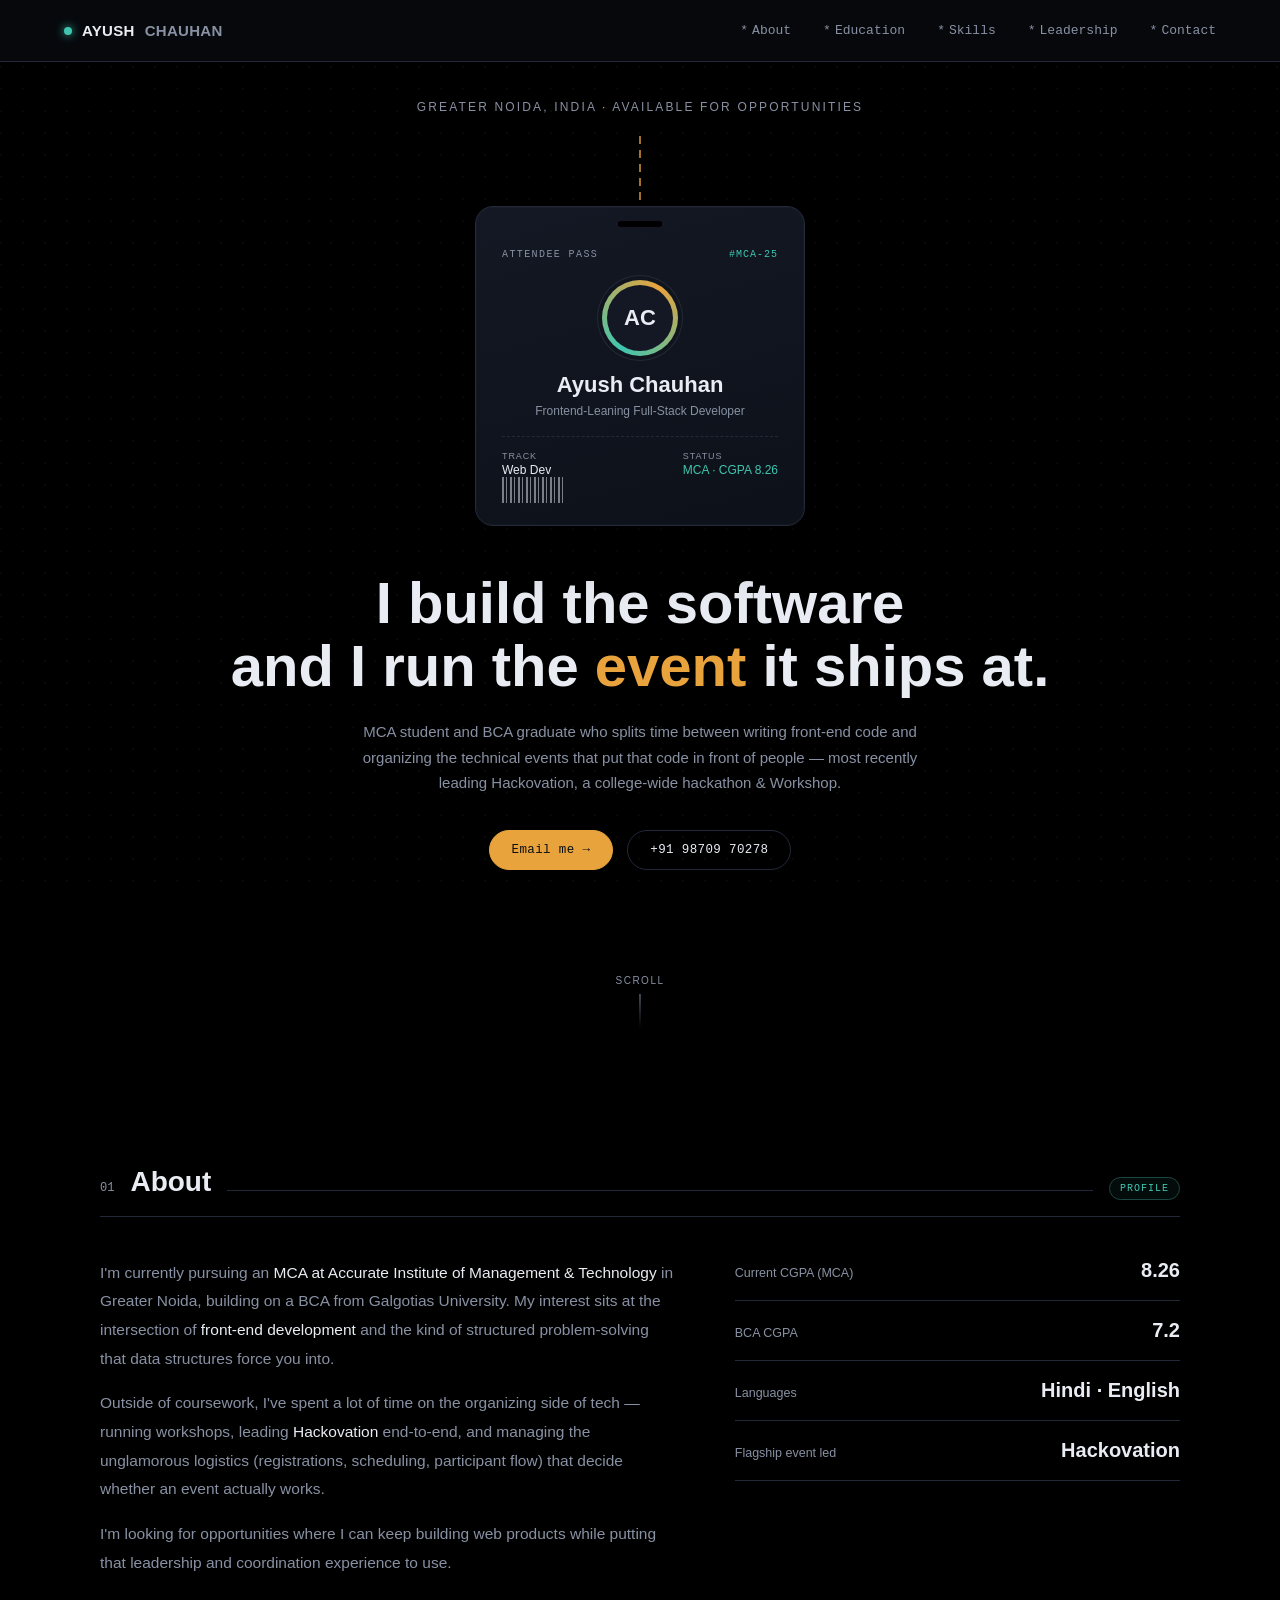
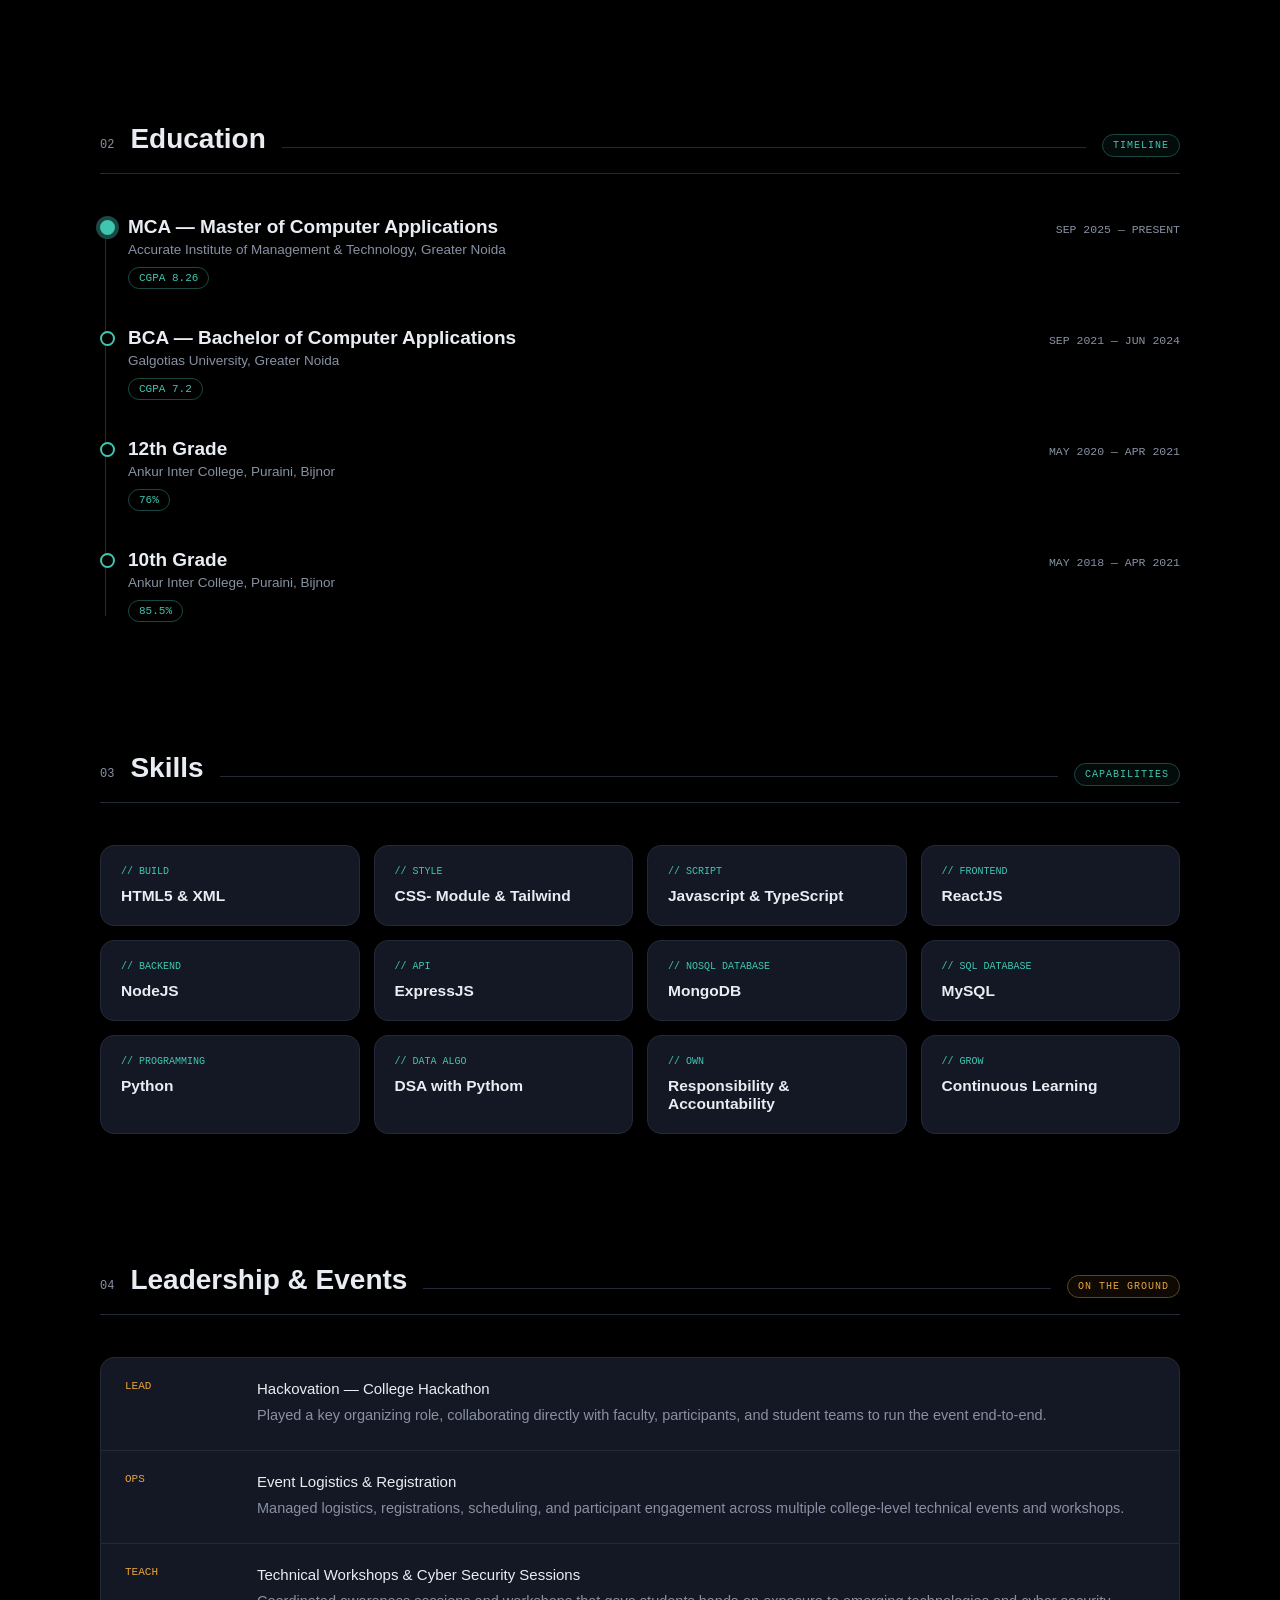
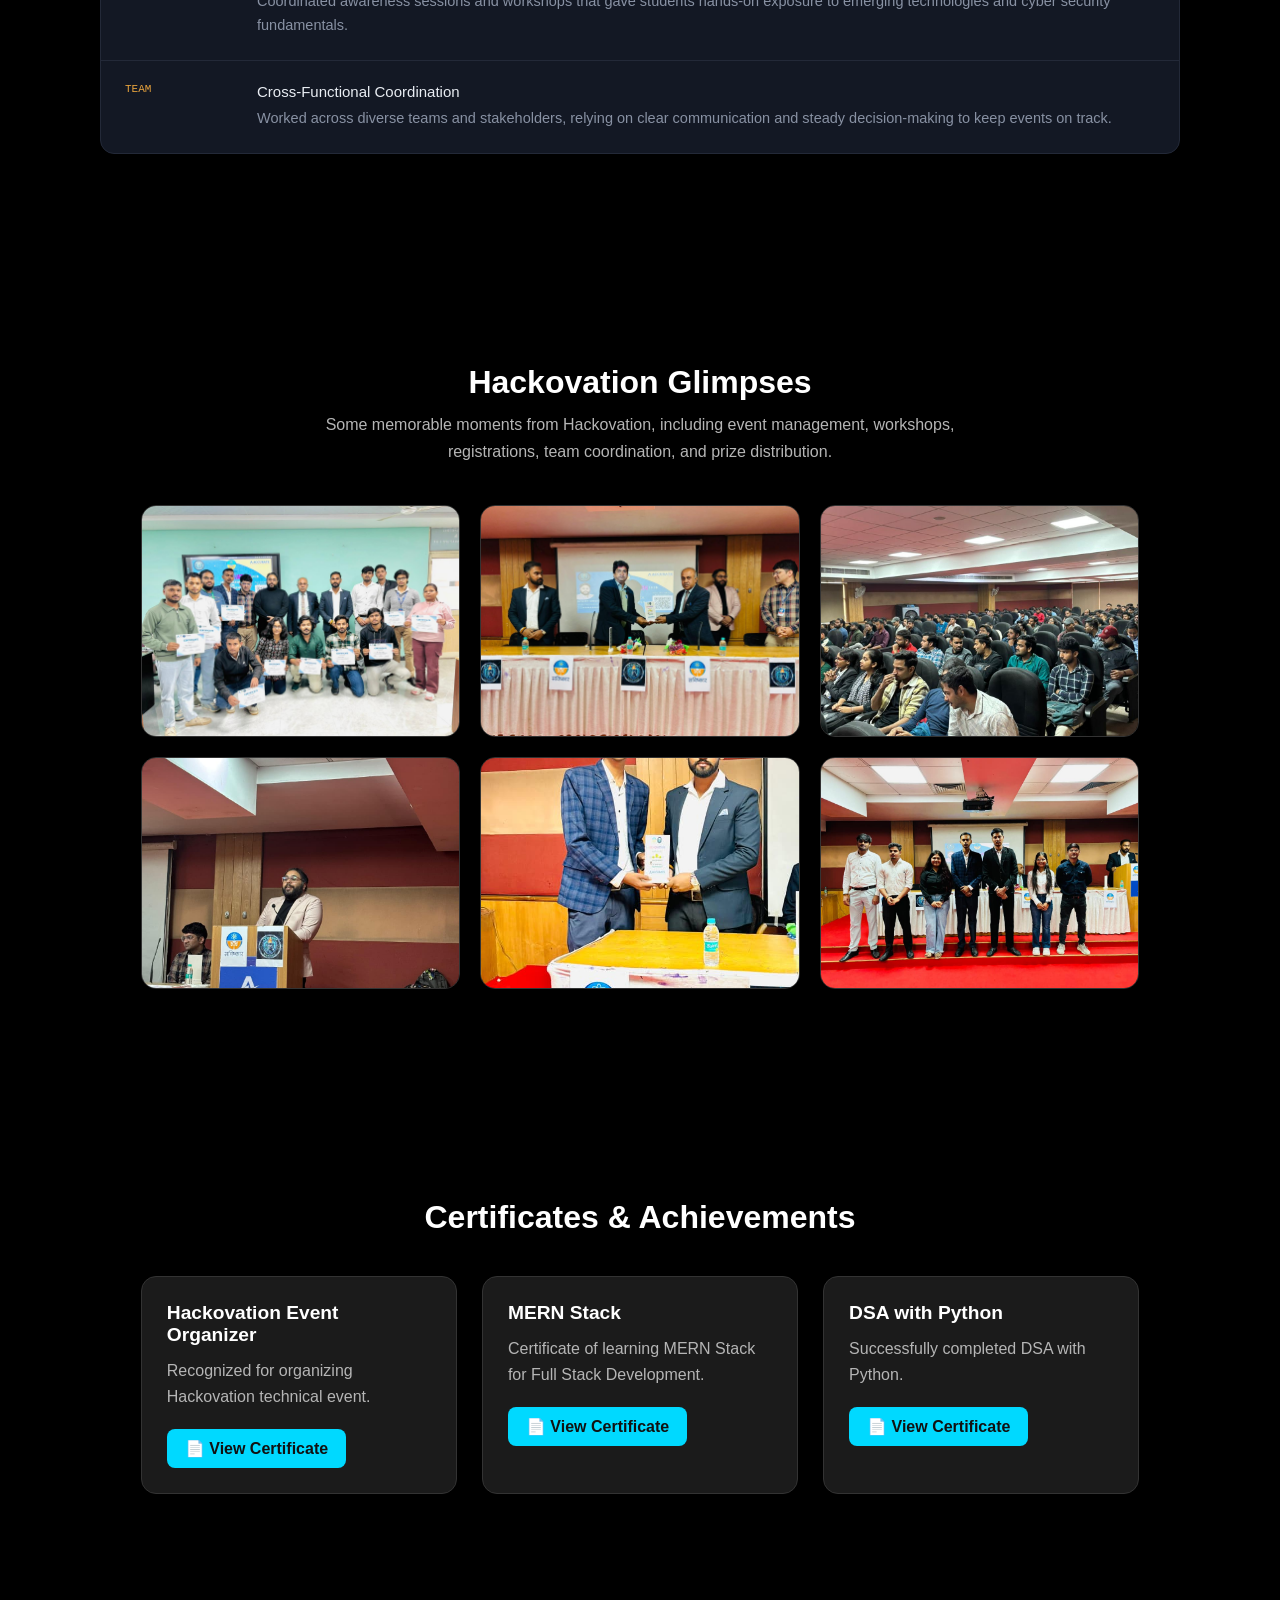
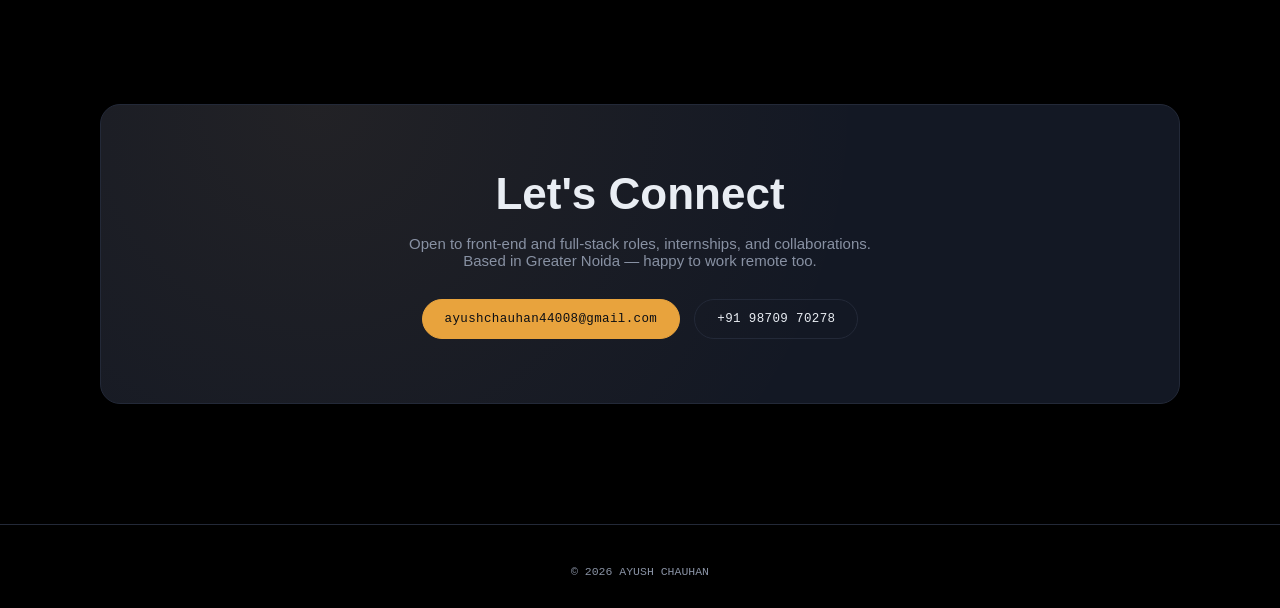
<file: index.html>
<!DOCTYPE html>
<html lang="en">
  <head>
    <meta charset="UTF-8" />
    <meta name="viewport" content="width=device-width, initial-scale=1.0" />
    <title>Ayush Chauhan — Full Stack Developer</title>
    <link rel="stylesheet" href="styles.css" />
  </head>
  <body>
    <div class="grain"></div>

    <header>
      <div class="logo">
        <span class="dot"></span>AYUSH<span class="dim-text">CHAUHAN</span>
      </div>
      <nav>
        <a class="mono navlink" href="#about"><span>*</span>About</a>
        <a class="mono navlink" href="#education"><span>*</span>Education</a>
        <a class="mono navlink" href="#skills"><span>*</span>Skills</a>
        <a class="mono navlink" href="#leadership"><span>*</span>Leadership</a>
        <a class="mono navlink" href="#contact"><span>*</span>Contact</a>
      </nav>
    </header>

    <main>
      <section class="hero">
        <div class="eyebrow">
          GREATER NOIDA, INDIA <span class="amber">·</span> AVAILABLE FOR
          OPPORTUNITIES
        </div>

        <div class="badge-wrap">
          <div class="lanyard"></div>
          <div class="badge" id="badge">
            <div class="badge-top">
              <span class="badge-tag mono">ATTENDEE PASS</span>
              <span class="badge-id mono">#MCA-25</span>
            </div>
            <div class="avatar"><span>AC</span></div>
            <h1>Ayush Chauhan</h1>
            <div class="role">Frontend-Leaning Full-Stack Developer</div>
            <div class="badge-meta">
              <div>
                <div class="k">Track</div>
                <div class="v">Web Dev</div>
              </div>
              <div>
                <div class="k">Status</div>
                <div class="v teal-text">MCA · CGPA 8.26</div>
              </div>
            </div>
            <div class="barcode"></div>
          </div>
        </div>

        <h2>
          I build the software<br />and I run the
          <span class="accent">event</span> it ships at.
        </h2>
        <p class="sub">
          MCA student and BCA graduate who splits time between writing front-end
          code and organizing the technical events that put that code in front
          of people — most recently leading Hackovation, a college-wide
          hackathon & Workshop.
        </p>

        <div class="hero-links">
          <a class="btn primary" href="mailto:ayushchauhan44008@gmail.com"
            >Email me →</a
          >
          <a class="btn ghost" href="tel:+919870970278">+91 98709 70278</a>
        </div>
        <br /><br /><br /><br /><br />
        <br /><br />
        <div class="scroll-cue">
          <span>SCROLL</span><span class="line"></span>
        </div>
      </section>

      <section id="about">
        <div class="wrap">
          <div class="track-head">
            <span class="tnum mono">01</span>
            <h3>About</h3>
            <span class="fill"></span>
            <span class="track-badge dev mono">PROFILE</span>
          </div>
          <div class="about-grid reveal">
            <div>
              <p>
                I'm currently pursuing an
                <strong
                  >MCA at Accurate Institute of Management & Technology</strong
                >
                in Greater Noida, building on a BCA from Galgotias University.
                My interest sits at the intersection of
                <strong>front-end development</strong> and the kind of
                structured problem-solving that data structures force you into.
              </p>
              <p>
                Outside of coursework, I've spent a lot of time on the
                organizing side of tech — running workshops, leading
                <strong>Hackovation</strong> end-to-end, and managing the
                unglamorous logistics (registrations, scheduling, participant
                flow) that decide whether an event actually works.
              </p>
              <p>
                I'm looking for opportunities where I can keep building web
                products while putting that leadership and coordination
                experience to use.
              </p>
            </div>
            <div class="stat-list">
              <div class="stat">
                <span class="label">Current CGPA (MCA)</span
                ><span class="val">8.26</span>
              </div>
              <div class="stat">
                <span class="label">BCA CGPA</span><span class="val">7.2</span>
              </div>
              <div class="stat">
                <span class="label">Languages</span
                ><span class="val">Hindi · English</span>
              </div>
              <div class="stat">
                <span class="label">Flagship event led</span
                ><span class="val">Hackovation</span>
              </div>
            </div>
          </div>
        </div>
      </section>

      <section id="education">
        <div class="wrap">
          <div class="track-head">
            <span class="tnum mono">02</span>
            <h3>Education</h3>
            <span class="fill"></span>
            <span class="track-badge dev mono">TIMELINE</span>
          </div>
          <div class="timeline reveal">
            <div class="tl-item current">
              <div class="tl-row">
                <h4>MCA — Master of Computer Applications</h4>
                <span class="period mono">SEP 2025 — PRESENT</span>
              </div>
              <div class="place">
                Accurate Institute of Management & Technology, Greater Noida
              </div>
              <span class="score">CGPA 8.26</span>
            </div>
            <div class="tl-item">
              <div class="tl-row">
                <h4>BCA — Bachelor of Computer Applications</h4>
                <span class="period mono">SEP 2021 — JUN 2024</span>
              </div>
              <div class="place">Galgotias University, Greater Noida</div>
              <span class="score">CGPA 7.2</span>
            </div>
            <div class="tl-item">
              <div class="tl-row">
                <h4>12th Grade</h4>
                <span class="period mono">MAY 2020 — APR 2021</span>
              </div>
              <div class="place">Ankur Inter College, Puraini, Bijnor</div>
              <span class="score">76%</span>
            </div>
            <div class="tl-item">
              <div class="tl-row">
                <h4>10th Grade</h4>
                <span class="period mono">MAY 2018 — APR 2021</span>
              </div>
              <div class="place">Ankur Inter College, Puraini, Bijnor</div>
              <span class="score">85.5%</span>
            </div>
          </div>
        </div>
      </section>

      <section id="skills">
        <div class="wrap">
          <div class="track-head">
            <span class="tnum mono">03</span>
            <h3>Skills</h3>
            <span class="fill"></span>
            <span class="track-badge dev mono">CAPABILITIES</span>
          </div>
          <div class="skills-grid reveal">
            <div class="skill-card">
              <div class="si">// BUILD</div>
              <h5>HTML5 & XML</h5>
            </div>
            <div class="skill-card">
              <div class="si">// STYLE</div>
              <h5>CSS- Module & Tailwind</h5>
            </div>
            <div class="skill-card">
              <div class="si">// SCRIPT</div>
              <h5>Javascript & TypeScript</h5>
            </div>
            <div class="skill-card">
              <div class="si">// FRONTEND</div>
              <h5>ReactJS</h5>
            </div>
            <div class="skill-card">
              <div class="si">// BACKEND</div>
              <h5>NodeJS</h5>
            </div>
              <div class="skill-card">
              <div class="si">// API</div>
              <h5>ExpressJS</h5>
            </div>
            <div class="skill-card">
              <div class="si">// NOSQL DATABASE</div>
              <h5>MongoDB</h5>
            </div>
             <div class="skill-card">
              <div class="si">// SQL DATABASE</div>
              <h5>MySQL</h5>
            </div>
            <div class="skill-card">
              <div class="si">// PROGRAMMING</div>
              <h5>Python</h5>
            </div>
            <div class="skill-card">
              <div class="si">// DATA ALGO</div>
              <h5>DSA with Pythom</h5>
            </div>
            <div class="skill-card">
              <div class="si">// OWN</div>
              <h5>Responsibility & Accountability</h5>
            </div>
            <div class="skill-card">
              <div class="si">// GROW</div>
              <h5>Continuous Learning</h5>
            </div>
          </div>
        </div>
      </section>

      <!-- leadership -->

      <section id="leadership">
        <div class="wrap">
          <div class="track-head">
            <span class="tnum mono">04</span>
            <h3>Leadership & Events</h3>
            <span class="fill"></span>
            <span class="track-badge lead mono">ON THE GROUND</span>
          </div>
          <div class="agenda reveal">
            <div class="agenda-row">
              <span class="tag mono">LEAD</span>
              <div>
                <div class="headline">Hackovation — College Hackathon</div>
                <p>
                  Played a key organizing role, collaborating directly with
                  faculty, participants, and student teams to run the event
                  end-to-end.
                </p>
              </div>
            </div>
            <div class="agenda-row">
              <span class="tag mono">OPS</span>
              <div>
                <div class="headline">Event Logistics & Registration</div>
                <p>
                  Managed logistics, registrations, scheduling, and participant
                  engagement across multiple college-level technical events and
                  workshops.
                </p>
              </div>
            </div>
            <div class="agenda-row">
              <span class="tag mono">TEACH</span>
              <div>
                <div class="headline">
                  Technical Workshops & Cyber Security Sessions
                </div>
                <p>
                  Coordinated awareness sessions and workshops that gave
                  students hands-on exposure to emerging technologies and cyber
                  security fundamentals.
                </p>
              </div>
            </div>
            <div class="agenda-row">
              <span class="tag mono">TEAM</span>
              <div>
                <div class="headline">Cross-Functional Coordination</div>
                <p>
                  Worked across diverse teams and stakeholders, relying on clear
                  communication and steady decision-making to keep events on
                  track.
                </p>
              </div>
            </div>
          </div>
        </div>
      </section>
      
<!-- HACKOVATION GLIMPSES -->

<section id="hackovation" class="gallery-section">

    <h2>Hackovation Glimpses</h2>
    <p class="gallery-subtitle">
        Some memorable moments from Hackovation, including event management,
        workshops, registrations, team coordination, and prize distribution.
    </p>

   <div class="gallery-container">

    <div class="gallery-card">
        <img src="WhatsApp Image 2025-11-17 at 19.21.10.jpeg" alt="Hackovation Image 1">
    </div>

    <div class="gallery-card">
        <img src="WhatsApp Image 2025-11-17 at 19.21.19.jpeg" alt="Hackovation Image 2">
    </div>

    <div class="gallery-card">
        <img src="WhatsApp Image 2025-11-17 at 19.21.26.jpeg" alt="Hackovation Image 3">
    </div>

    <div class="gallery-card">
        <img src="WhatsApp Image 2025-11-17 at 19.21.41.jpeg" alt="Hackovation Image 4">
    </div>

    <div class="gallery-card">
        <img src="WhatsApp Image 2025-11-17 at 19.23.37.jpeg" alt="Hackovation Image 5">
    </div>

    <div class="gallery-card">
        <img src="WhatsApp Image 2025-11-17 at 19.23.41.jpeg" alt="Hackovation Image 6">
    </div>

</div>
</section>
      <!-- certificate -->

      <section id="certificates" class="certificates-section">
        <h2>Certificates & Achievements</h2>

        <div class="certificate-container">
          <div class="certificate-card">
            <h3>Hackovation Event Organizer</h3>
            <p>Recognized for organizing Hackovation technical event.</p>

            <a
              href="certificates/hackovation.pdf"
              target="_blank"
              class="certificate-btn"
            >
              📄 View Certificate
            </a>
          </div>

          <div class="certificate-card">
            <h3>MERN Stack</h3>
            <p>Certificate of learning MERN Stack for Full Stack Development.</p>

            <a
              href="certificates/rectjs.pdf"
              target="_blank"
              class="certificate-btn"
            >
              📄 View Certificate
            </a>
          </div>

          <div class="certificate-card">
            <h3>DSA with Python</h3>
            <p>Successfully completed DSA with Python.</p>

            <a
              href="certificates/web-development.pdf"
              target="_blank"
              class="certificate-btn"
            >
              📄 View Certificate
            </a>
          </div>
        </div>
      </section>

      <!-- Contact -->

      <section id="contact">
        <div class="wrap">
          <div class="contact-panel reveal">
            <h3>Let's Connect</h3>
            <p>
              Open to front-end and full-stack roles, internships, and
              collaborations. Based in Greater Noida — happy to work remote too.
            </p>
            <div class="contact-row">
              <a class="btn primary" href="mailto:ayushchauhan44008@gmail.com"
                >ayushchauhan44008@gmail.com</a
              >
              <a class="btn ghost" href="tel:+919870970278">+91 98709 70278</a>
            </div>
          </div>
        </div>
      </section>
    </main>

    <footer>© 2026 AYUSH CHAUHAN</footer>

    <script src="script.js"></script>
  </body>
</html>
</file>
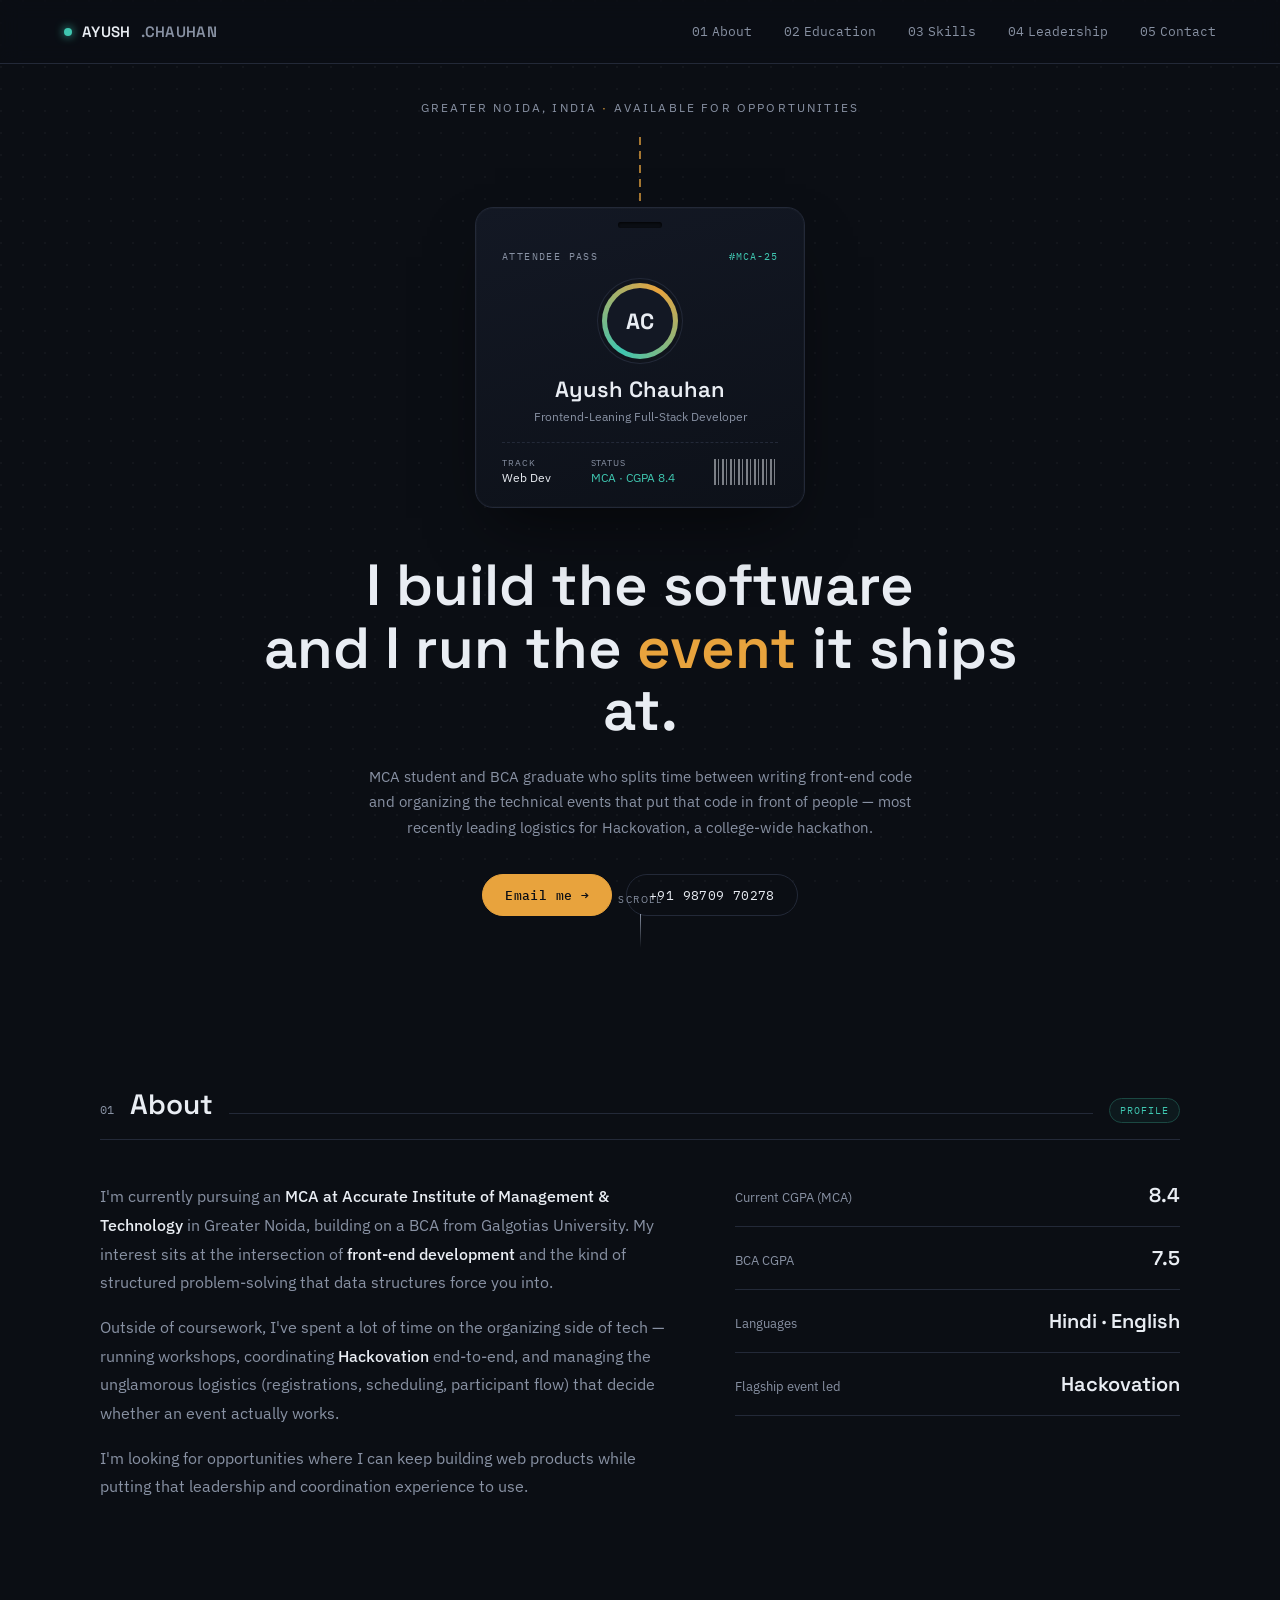
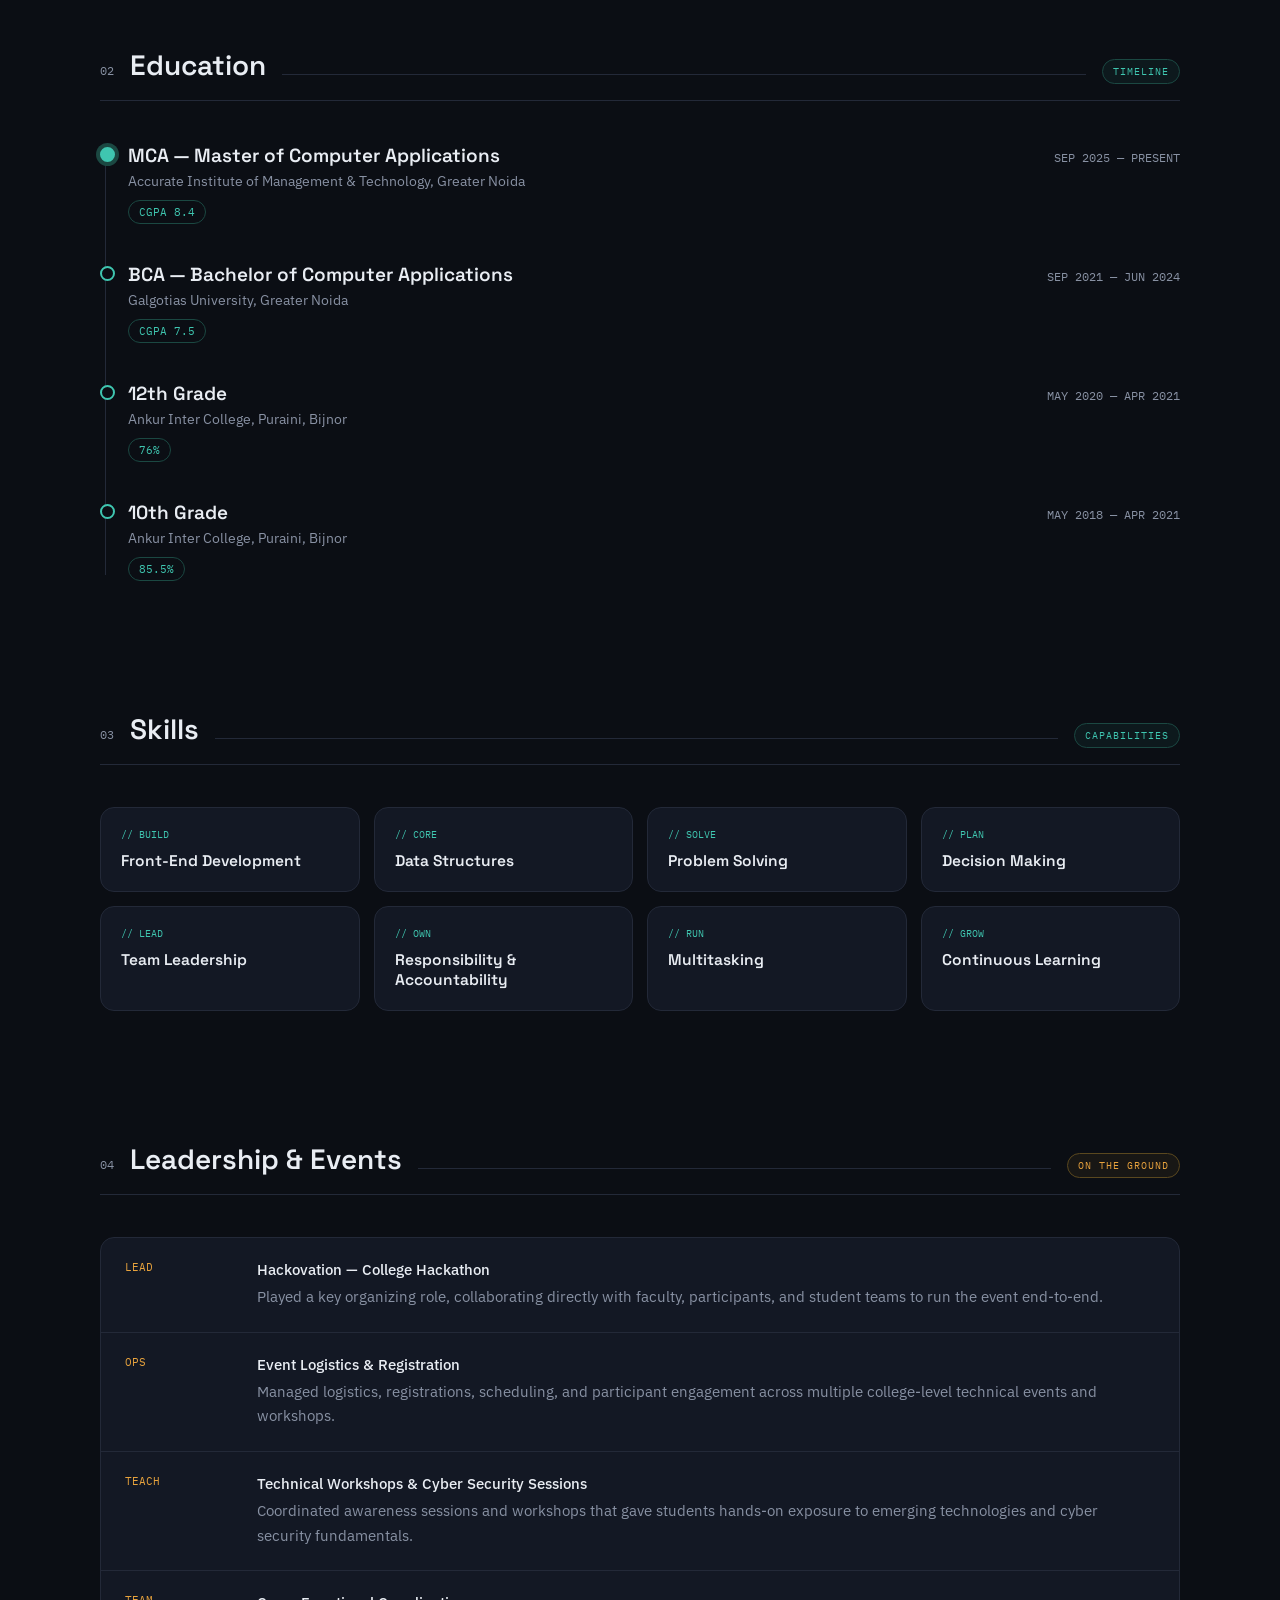
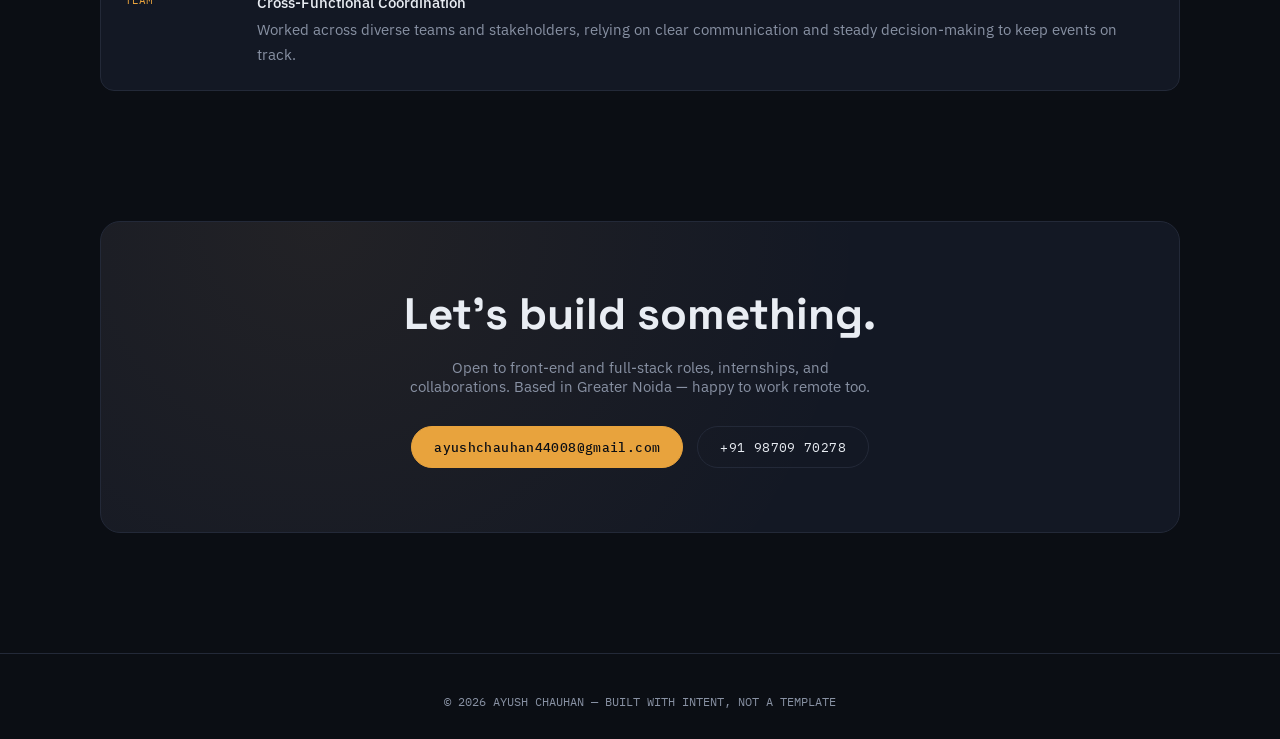
<file: portfolio.html>
<!DOCTYPE html>
<html lang="en">
<head>
<meta charset="UTF-8">
<meta name="viewport" content="width=device-width, initial-scale=1.0">
<title>Ayush Chauhan — Developer & Event Lead</title>
<link rel="preconnect" href="https://fonts.googleapis.com">
<link href="https://fonts.googleapis.com/css2?family=Space+Grotesk:wght@400;500;600;700&family=IBM+Plex+Sans:wght@400;500;600&family=IBM+Plex+Mono:wght@400;500&display=swap" rel="stylesheet">
<style>
  :root{
    --bg:#0B0E14;
    --bg-alt:#10141C;
    --panel:#131824;
    --text:#E9EDF3;
    --text-dim:#8891A3;
    --line:#232938;
    --amber:#E8A33D;
    --teal:#3FC6B0;
    --amber-dim:#5A481F;
    --teal-dim:#1B4842;
    --radius:14px;
  }
  *{margin:0;padding:0;box-sizing:border-box;}
  html{scroll-behavior:smooth;}
  body{
    background:var(--bg);
    color:var(--text);
    font-family:'IBM Plex Sans',sans-serif;
    -webkit-font-smoothing:antialiased;
    overflow-x:hidden;
  }
  ::selection{background:var(--amber);color:#0B0E14;}

  a{color:inherit;text-decoration:none;}

  .mono{font-family:'IBM Plex Mono',monospace;}

  /* subtle background texture */
  .grain{
    position:fixed; inset:0; pointer-events:none; z-index:0; opacity:0.035;
    background-image:radial-gradient(circle at 1px 1px, #fff 1px, transparent 0);
    background-size:22px 22px;
  }

  header{
    position:fixed; top:0; left:0; right:0; z-index:50;
    display:flex; justify-content:space-between; align-items:center;
    padding:22px clamp(20px,5vw,64px);
    backdrop-filter:blur(10px);
    background:rgba(11,14,20,0.6);
    border-bottom:1px solid var(--line);
  }
  .logo{
    font-family:'Space Grotesk',sans-serif; font-weight:600; font-size:15px;
    letter-spacing:0.02em;
    display:flex; align-items:center; gap:10px;
  }
  .logo .dot{width:8px;height:8px;border-radius:50%;background:var(--teal);box-shadow:0 0 10px var(--teal);}
  nav{display:flex; gap:clamp(14px,3vw,32px); font-size:13px;}
  .mono.navlink{color:var(--text-dim); transition:color .2s;}
  .mono.navlink:hover{color:var(--amber);}
  .navlink span{color:var(--text-dim); margin-right:4px;}

  section{position:relative; z-index:1; padding:0 clamp(20px,6vw,80px);}

  /* ---------- HERO / BADGE ---------- */
  .hero{
    min-height:100vh;
    display:flex; flex-direction:column; align-items:center; justify-content:center;
    padding-top:100px; padding-bottom:60px;
    text-align:center;
  }
  .eyebrow{
    font-size:12px; letter-spacing:0.18em; text-transform:uppercase;
    color:var(--text-dim); margin-bottom:22px;
  }
  .eyebrow .amber{color:var(--amber);}

  .badge-wrap{
    perspective:1200px;
    margin-bottom:38px;
  }
  .lanyard{
    width:2px; height:70px; margin:0 auto;
    background:repeating-linear-gradient(180deg, var(--amber) 0 8px, transparent 8px 14px);
    opacity:0.7;
  }
  .badge{
    width:min(330px,80vw);
    background:linear-gradient(165deg, var(--panel), #0d1119);
    border:1px solid var(--line);
    border-radius:18px;
    padding:26px 26px 22px;
    box-shadow:0 30px 60px -20px rgba(0,0,0,0.6), 0 0 0 1px rgba(255,255,255,0.02) inset;
    transform-style:preserve-3d;
    transition:transform .15s ease-out;
    position:relative;
  }
  .badge::before{
    content:'';
    position:absolute; top:14px; left:50%; transform:translateX(-50%);
    width:44px; height:6px; border-radius:4px; background:var(--bg);
    box-shadow:inset 0 1px 3px rgba(0,0,0,0.8);
  }
  .badge-top{
    display:flex; justify-content:space-between; align-items:center;
    margin-top:16px; margin-bottom:20px;
  }
  .badge-tag{font-size:10px; letter-spacing:0.14em; color:var(--text-dim);}
  .badge-id{font-size:10px; letter-spacing:0.1em; color:var(--teal);}
  .avatar{
    width:76px; height:76px; border-radius:50%; margin:0 auto 16px;
    background:conic-gradient(from 210deg, var(--teal), var(--amber), var(--teal));
    display:flex; align-items:center; justify-content:center;
    box-shadow:0 0 0 4px var(--bg-alt), 0 0 0 5px var(--line);
  }
  .avatar span{
    width:66px; height:66px; border-radius:50%; background:var(--panel);
    display:flex; align-items:center; justify-content:center;
    font-family:'Space Grotesk',sans-serif; font-weight:700; font-size:22px;
  }
  .badge h1{
    font-family:'Space Grotesk',sans-serif; font-size:22px; font-weight:600;
    margin-bottom:6px;
  }
  .badge .role{font-size:12px; color:var(--text-dim); margin-bottom:18px;}
  .badge-meta{
    display:flex; justify-content:space-between; align-items:flex-end;
    border-top:1px dashed var(--line); padding-top:14px;
  }
  .badge-meta div{text-align:left;}
  .badge-meta .k{font-size:9px; letter-spacing:0.1em; color:var(--text-dim); text-transform:uppercase;}
  .badge-meta .v{font-size:12px; margin-top:2px;}
  .barcode{
    height:26px; width:64px;
    background:repeating-linear-gradient(90deg, var(--text) 0 2px, transparent 2px 4px, var(--text) 4px 5px, transparent 5px 8px);
    opacity:0.5;
  }

  .hero h2{
    font-family:'Space Grotesk',sans-serif;
    font-weight:600;
    font-size:clamp(30px,5.2vw,58px);
    line-height:1.08;
    max-width:820px;
    margin-top:8px;
  }
  .hero h2 .accent{color:var(--amber);}
  .hero p.sub{
    max-width:560px; margin:22px auto 0; color:var(--text-dim);
    font-size:15px; line-height:1.7;
  }
  .hero-links{display:flex; gap:14px; margin-top:34px; flex-wrap:wrap; justify-content:center;}
  .btn{
    font-family:'IBM Plex Mono',monospace; font-size:12.5px; letter-spacing:0.03em;
    padding:12px 22px; border-radius:999px; border:1px solid var(--line);
    transition:all .2s ease; display:inline-flex; align-items:center; gap:8px;
  }
  .btn.primary{background:var(--amber); color:#0B0E14; border-color:var(--amber); font-weight:500;}
  .btn.primary:hover{background:#f3b455;}
  .btn.ghost:hover{border-color:var(--teal); color:var(--teal);}

  .scroll-cue{
    position:absolute; bottom:28px; left:50%; transform:translateX(-50%);
    font-size:10px; letter-spacing:0.15em; color:var(--text-dim);
    display:flex; flex-direction:column; align-items:center; gap:8px;
  }
  .scroll-cue .line{width:1px; height:34px; background:linear-gradient(var(--text-dim), transparent); animation:pulse 2s infinite;}
  @keyframes pulse{0%,100%{opacity:0.3}50%{opacity:1}}

  /* ---------- SECTION HEADERS (schedule strip) ---------- */
  .track-head{
    display:flex; align-items:baseline; gap:16px;
    margin:0 0 42px;
    padding-bottom:16px; border-bottom:1px solid var(--line);
  }
  .track-head .tnum{font-family:'IBM Plex Mono',monospace; font-size:12px; color:var(--text-dim);}
  .track-head h3{font-family:'Space Grotesk',sans-serif; font-size:28px; font-weight:600;}
  .track-head .fill{flex:1; height:1px; background:var(--line);}
  .track-head .track-badge{
    font-family:'IBM Plex Mono',monospace; font-size:10px; letter-spacing:0.1em;
    padding:5px 10px; border-radius:999px; border:1px solid;
  }
  .track-badge.dev{color:var(--teal); border-color:var(--teal-dim); background:rgba(63,198,176,0.06);}
  .track-badge.lead{color:var(--amber); border-color:var(--amber-dim); background:rgba(232,163,61,0.06);}

  main > section{padding-top:110px; padding-bottom:20px;}
  .wrap{max-width:1080px; margin:0 auto;}

  /* ---------- ABOUT ---------- */
  .about-grid{display:grid; grid-template-columns:1.3fr 1fr; gap:56px;}
  .about-grid p{color:var(--text-dim); font-size:15.5px; line-height:1.85; margin-bottom:16px;}
  .about-grid strong{color:var(--text); font-weight:500;}
  .stat-list{display:flex; flex-direction:column; gap:0;}
  .stat-list .stat{
    padding:18px 0; border-bottom:1px solid var(--line);
    display:flex; justify-content:space-between; align-items:baseline;
  }
  .stat-list .stat:first-child{padding-top:0;}
  .stat .label{font-size:12.5px; color:var(--text-dim);}
  .stat .val{font-family:'Space Grotesk',sans-serif; font-size:20px; font-weight:600;}

  /* ---------- EDUCATION timeline ---------- */
  .timeline{position:relative; padding-left:28px;}
  .timeline::before{content:'';position:absolute; left:5px; top:6px; bottom:6px; width:1px; background:var(--line);}
  .tl-item{position:relative; padding-bottom:38px;}
  .tl-item:last-child{padding-bottom:0;}
  .tl-item::before{
    content:''; position:absolute; left:-28px; top:4px; width:11px; height:11px; border-radius:50%;
    background:var(--bg); border:2px solid var(--teal);
  }
  .tl-item.current::before{background:var(--teal); box-shadow:0 0 0 4px var(--teal-dim);}
  .tl-row{display:flex; justify-content:space-between; align-items:baseline; flex-wrap:wrap; gap:8px;}
  .tl-item h4{font-family:'Space Grotesk',sans-serif; font-size:19px; font-weight:600;}
  .tl-item .period{font-family:'IBM Plex Mono',monospace; font-size:11.5px; color:var(--text-dim);}
  .tl-item .place{color:var(--text-dim); font-size:13.5px; margin-top:4px;}
  .tl-item .score{
    display:inline-block; margin-top:10px; font-family:'IBM Plex Mono',monospace;
    font-size:11px; padding:4px 10px; border-radius:999px; border:1px solid var(--teal-dim); color:var(--teal);
  }

  /* ---------- SKILLS ---------- */
  .skills-grid{display:grid; grid-template-columns:repeat(auto-fit,minmax(220px,1fr)); gap:14px;}
  .skill-card{
    border:1px solid var(--line); border-radius:var(--radius); padding:20px;
    background:var(--panel); transition:border-color .2s, transform .2s;
  }
  .skill-card:hover{border-color:var(--teal-dim); transform:translateY(-3px);}
  .skill-card .si{font-family:'IBM Plex Mono',monospace; font-size:10px; color:var(--teal); margin-bottom:10px;}
  .skill-card h5{font-family:'Space Grotesk',sans-serif; font-size:15.5px; font-weight:600;}

  /* ---------- LEADERSHIP / EVENTS ---------- */
  .agenda{border:1px solid var(--line); border-radius:var(--radius); overflow:hidden; background:var(--panel);}
  .agenda-row{
    display:grid; grid-template-columns:110px 1fr; gap:22px;
    padding:22px 24px; border-bottom:1px solid var(--line);
  }
  .agenda-row:last-child{border-bottom:none;}
  .agenda-row .tag{font-family:'IBM Plex Mono',monospace; font-size:11px; color:var(--amber);}
  .agenda-row p{color:var(--text-dim); font-size:14.5px; line-height:1.7;}
  .agenda-row .headline{color:var(--text); font-weight:500; margin-bottom:6px; font-size:15px;}

  /* ---------- CONTACT ---------- */
  .contact-panel{
    border:1px solid var(--line); border-radius:20px; padding:clamp(32px,6vw,64px);
    background:radial-gradient(circle at 20% 0%, rgba(232,163,61,0.07), transparent 60%), var(--panel);
    text-align:center;
  }
  .contact-panel h3{font-family:'Space Grotesk',sans-serif; font-size:clamp(28px,4vw,44px); margin-bottom:16px;}
  .contact-panel p{color:var(--text-dim); max-width:480px; margin:0 auto 30px; font-size:15px;}
  .contact-row{display:flex; gap:14px; justify-content:center; flex-wrap:wrap;}

  footer{
    text-align:center; padding:40px 20px 30px; color:var(--text-dim);
    font-family:'IBM Plex Mono',monospace; font-size:11.5px;
    border-top:1px solid var(--line); margin-top:100px;
  }

  .reveal{opacity:0; transform:translateY(24px); transition:opacity .7s ease, transform .7s ease;}
  .reveal.in{opacity:1; transform:translateY(0);}

  @media (max-width:760px){
    .about-grid{grid-template-columns:1fr;}
    .agenda-row{grid-template-columns:1fr; gap:6px;}
    nav{display:none;}
  }

  :focus-visible{outline:2px solid var(--teal); outline-offset:3px;}
  @media (prefers-reduced-motion: reduce){
    *{animation:none !important; transition:none !important;}
    html{scroll-behavior:auto;}
  }
</style>
</head>
<body>
<div class="grain"></div>

<header>
  <div class="logo"><span class="dot"></span>AYUSH<span style="color:var(--text-dim)">.CHAUHAN</span></div>
  <nav>
    <a class="mono navlink" href="#about"><span>01</span>About</a>
    <a class="mono navlink" href="#education"><span>02</span>Education</a>
    <a class="mono navlink" href="#skills"><span>03</span>Skills</a>
    <a class="mono navlink" href="#leadership"><span>04</span>Leadership</a>
    <a class="mono navlink" href="#contact"><span>05</span>Contact</a>
  </nav>
</header>

<main>
  <section class="hero">
    <div class="eyebrow">GREATER NOIDA, INDIA <span class="amber">·</span> AVAILABLE FOR OPPORTUNITIES</div>

    <div class="badge-wrap">
      <div class="lanyard"></div>
      <div class="badge" id="badge">
        <div class="badge-top">
          <span class="badge-tag mono">ATTENDEE PASS</span>
          <span class="badge-id mono">#MCA-25</span>
        </div>
        <div class="avatar"><span>AC</span></div>
        <h1>Ayush Chauhan</h1>
        <div class="role">Frontend-Leaning Full-Stack Developer</div>
        <div class="badge-meta">
          <div>
            <div class="k">Track</div>
            <div class="v">Web Dev</div>
          </div>
          <div>
            <div class="k">Status</div>
            <div class="v" style="color:var(--teal)">MCA · CGPA 8.4</div>
          </div>
          <div class="barcode"></div>
        </div>
      </div>
    </div>

    <h2>I build the software<br>and I run the <span class="accent">event</span> it ships at.</h2>
    <p class="sub">MCA student and BCA graduate who splits time between writing front-end code and organizing the technical events that put that code in front of people — most recently leading logistics for Hackovation, a college-wide hackathon.</p>

    <div class="hero-links">
      <a class="btn primary" href="mailto:ayushchauhan44008@gmail.com">Email me →</a>
      <a class="btn ghost" href="tel:+919870970278">+91 98709 70278</a>
    </div>

    <div class="scroll-cue"><span>SCROLL</span><span class="line"></span></div>
  </section>

  <section id="about">
    <div class="wrap">
      <div class="track-head">
        <span class="tnum mono">01</span>
        <h3>About</h3>
        <span class="fill"></span>
        <span class="track-badge dev mono">PROFILE</span>
      </div>
      <div class="about-grid reveal">
        <div>
          <p>I'm currently pursuing an <strong>MCA at Accurate Institute of Management & Technology</strong> in Greater Noida, building on a BCA from Galgotias University. My interest sits at the intersection of <strong>front-end development</strong> and the kind of structured problem-solving that data structures force you into.</p>
          <p>Outside of coursework, I've spent a lot of time on the organizing side of tech — running workshops, coordinating <strong>Hackovation</strong> end-to-end, and managing the unglamorous logistics (registrations, scheduling, participant flow) that decide whether an event actually works.</p>
          <p>I'm looking for opportunities where I can keep building web products while putting that leadership and coordination experience to use.</p>
        </div>
        <div class="stat-list">
          <div class="stat"><span class="label">Current CGPA (MCA)</span><span class="val">8.4</span></div>
          <div class="stat"><span class="label">BCA CGPA</span><span class="val">7.5</span></div>
          <div class="stat"><span class="label">Languages</span><span class="val">Hindi · English</span></div>
          <div class="stat"><span class="label">Flagship event led</span><span class="val">Hackovation</span></div>
        </div>
      </div>
    </div>
  </section>

  <section id="education">
    <div class="wrap">
      <div class="track-head">
        <span class="tnum mono">02</span>
        <h3>Education</h3>
        <span class="fill"></span>
        <span class="track-badge dev mono">TIMELINE</span>
      </div>
      <div class="timeline reveal">
        <div class="tl-item current">
          <div class="tl-row">
            <h4>MCA — Master of Computer Applications</h4>
            <span class="period mono">SEP 2025 — PRESENT</span>
          </div>
          <div class="place">Accurate Institute of Management & Technology, Greater Noida</div>
          <span class="score">CGPA 8.4</span>
        </div>
        <div class="tl-item">
          <div class="tl-row">
            <h4>BCA — Bachelor of Computer Applications</h4>
            <span class="period mono">SEP 2021 — JUN 2024</span>
          </div>
          <div class="place">Galgotias University, Greater Noida</div>
          <span class="score">CGPA 7.5</span>
        </div>
        <div class="tl-item">
          <div class="tl-row">
            <h4>12th Grade</h4>
            <span class="period mono">MAY 2020 — APR 2021</span>
          </div>
          <div class="place">Ankur Inter College, Puraini, Bijnor</div>
          <span class="score">76%</span>
        </div>
        <div class="tl-item">
          <div class="tl-row">
            <h4>10th Grade</h4>
            <span class="period mono">MAY 2018 — APR 2021</span>
          </div>
          <div class="place">Ankur Inter College, Puraini, Bijnor</div>
          <span class="score">85.5%</span>
        </div>
      </div>
    </div>
  </section>

  <section id="skills">
    <div class="wrap">
      <div class="track-head">
        <span class="tnum mono">03</span>
        <h3>Skills</h3>
        <span class="fill"></span>
        <span class="track-badge dev mono">CAPABILITIES</span>
      </div>
      <div class="skills-grid reveal">
        <div class="skill-card"><div class="si">// BUILD</div><h5>Front-End Development</h5></div>
        <div class="skill-card"><div class="si">// CORE</div><h5>Data Structures</h5></div>
        <div class="skill-card"><div class="si">// SOLVE</div><h5>Problem Solving</h5></div>
        <div class="skill-card"><div class="si">// PLAN</div><h5>Decision Making</h5></div>
        <div class="skill-card"><div class="si">// LEAD</div><h5>Team Leadership</h5></div>
        <div class="skill-card"><div class="si">// OWN</div><h5>Responsibility & Accountability</h5></div>
        <div class="skill-card"><div class="si">// RUN</div><h5>Multitasking</h5></div>
        <div class="skill-card"><div class="si">// GROW</div><h5>Continuous Learning</h5></div>
      </div>
    </div>
  </section>

  <section id="leadership">
    <div class="wrap">
      <div class="track-head">
        <span class="tnum mono">04</span>
        <h3>Leadership & Events</h3>
        <span class="fill"></span>
        <span class="track-badge lead mono">ON THE GROUND</span>
      </div>
      <div class="agenda reveal">
        <div class="agenda-row">
          <span class="tag mono">LEAD</span>
          <div>
            <div class="headline">Hackovation — College Hackathon</div>
            <p>Played a key organizing role, collaborating directly with faculty, participants, and student teams to run the event end-to-end.</p>
          </div>
        </div>
        <div class="agenda-row">
          <span class="tag mono">OPS</span>
          <div>
            <div class="headline">Event Logistics & Registration</div>
            <p>Managed logistics, registrations, scheduling, and participant engagement across multiple college-level technical events and workshops.</p>
          </div>
        </div>
        <div class="agenda-row">
          <span class="tag mono">TEACH</span>
          <div>
            <div class="headline">Technical Workshops & Cyber Security Sessions</div>
            <p>Coordinated awareness sessions and workshops that gave students hands-on exposure to emerging technologies and cyber security fundamentals.</p>
          </div>
        </div>
        <div class="agenda-row">
          <span class="tag mono">TEAM</span>
          <div>
            <div class="headline">Cross-Functional Coordination</div>
            <p>Worked across diverse teams and stakeholders, relying on clear communication and steady decision-making to keep events on track.</p>
          </div>
        </div>
      </div>
    </div>
  </section>

  <section id="contact">
    <div class="wrap">
      <div class="contact-panel reveal">
        <h3>Let's build something.</h3>
        <p>Open to front-end and full-stack roles, internships, and collaborations. Based in Greater Noida — happy to work remote too.</p>
        <div class="contact-row">
          <a class="btn primary" href="mailto:ayushchauhan44008@gmail.com">ayushchauhan44008@gmail.com</a>
          <a class="btn ghost" href="tel:+919870970278">+91 98709 70278</a>
        </div>
      </div>
    </div>
  </section>
</main>

<footer>
  © 2026 AYUSH CHAUHAN — BUILT WITH INTENT, NOT A TEMPLATE
</footer>

<script>
  // subtle badge tilt on pointer move
  const badge = document.getElementById('badge');
  const wrap = document.querySelector('.badge-wrap');
  wrap.addEventListener('mousemove', (e) => {
    const r = badge.getBoundingClientRect();
    const x = (e.clientX - r.left) / r.width - 0.5;
    const y = (e.clientY - r.top) / r.height - 0.5;
    badge.style.transform = `rotateY(${x * 10}deg) rotateX(${-y * 10}deg)`;
  });
  wrap.addEventListener('mouseleave', () => {
    badge.style.transform = 'rotateY(0deg) rotateX(0deg)';
  });

  // scroll reveal
  const revealEls = document.querySelectorAll('.reveal');
  const io = new IntersectionObserver((entries) => {
    entries.forEach(en => {
      if (en.isIntersecting) { en.target.classList.add('in'); io.unobserve(en.target); }
    });
  }, { threshold: 0.15 });
  revealEls.forEach(el => io.observe(el));
</script>

</body>
</html>
</file>
<file: styles.css>
:root {
  --bg: #000000;
  --bg-alt: #10141c;
  --panel: #131824;
  --text: #e9edf3;
  --text-dim: #8891a3;
  --line: #232938;
  --amber: #e8a33d;
  --teal: #3fc6b0;
  --amber-dim: #5a481f;
  --teal-dim: #1b4842;
  --radius: 14px;

  --font-display: "Segoe UI", "Helvetica Neue", Arial, system-ui, sans-serif;
  --font-body: "Segoe UI", "Helvetica Neue", Arial, system-ui, sans-serif;
  --font-mono: ui-monospace, SFMono-Regular, "Courier New", Consolas, Menlo,
    monospace;
}
* {
  margin: 0;
  padding: 0;
  box-sizing: border-box;
}
html {
  scroll-behavior: smooth;
}
body {
  background: var(--bg);
  color: var(--text);
  font-family: var(--font-body);
  -webkit-font-smoothing: antialiased;
  overflow-x: hidden;
}
::selection {
  background: var(--amber);
  color: #0b0e14;
}

a {
  color: inherit;
  text-decoration: none;
}

.mono {
  font-family: var(--font-mono);
}
.dim-text {
  color: var(--text-dim);
}
.teal-text {
  color: var(--teal);
}

/* subtle background texture */
.grain {
  position: fixed;
  inset: 0;
  pointer-events: none;
  z-index: 0;
  opacity: 0.035;
  background-image: radial-gradient(circle at 1px 1px, #fff 1px, transparent 0);
  background-size: 22px 22px;
}

header {
  position: fixed;
  top: 0;
  left: 0;
  right: 0;
  z-index: 50;
  display: flex;
  justify-content: space-between;
  align-items: center;
  padding: 22px clamp(20px, 5vw, 64px);
  backdrop-filter: blur(10px);
  background: rgba(11, 14, 20, 0.6);
  border-bottom: 1px solid var(--line);
}
.logo {
  font-family: var(--font-display);
  font-weight: 600;
  font-size: 15px;
  letter-spacing: 0.02em;
  display: flex;
  align-items: center;
  gap: 10px;
}
.logo .dot {
  width: 8px;
  height: 8px;
  border-radius: 50%;
  background: var(--teal);
  box-shadow: 0 0 10px var(--teal);
}
nav {
  display: flex;
  gap: clamp(14px, 3vw, 32px);
  font-size: 13px;
}
.mono.navlink {
  color: var(--text-dim);
  transition: color 0.2s;
}
.mono.navlink:hover {
  color: var(--amber);
}
.navlink span {
  color: var(--text-dim);
  margin-right: 4px;
}

section {
  position: relative;
  z-index: 1;
  padding: 0 clamp(20px, 6vw, 80px);
}

/* ---------- HERO / BADGE ---------- */
.hero {
  min-height: 100vh;
  display: flex;
  flex-direction: column;
  align-items: center;
  justify-content: center;
  padding-top: 100px;
  padding-bottom: 60px;
  text-align: center;
}
.eyebrow {
  font-size: 12px;
  letter-spacing: 0.18em;
  text-transform: uppercase;
  color: var(--text-dim);
  margin-bottom: 22px;
}
.eyebrow .amber {
  color: var(--amber);
}

.badge-wrap {
  perspective: 1200px;
  margin-bottom: 38px;
}
.lanyard {
  width: 2px;
  height: 70px;
  margin: 0 auto;
  background: repeating-linear-gradient(
    180deg,
    var(--amber) 0 8px,
    transparent 8px 14px
  );
  opacity: 0.7;
}
.badge {
  width: min(330px, 80vw);
  background: linear-gradient(165deg, var(--panel), #0d1119);
  border: 1px solid var(--line);
  border-radius: 18px;
  padding: 26px 26px 22px;
  box-shadow: 0 30px 60px -20px rgba(0, 0, 0, 0.6),
    0 0 0 1px rgba(255, 255, 255, 0.02) inset;
  transform-style: preserve-3d;
  transition: transform 0.15s ease-out;
  position: relative;
}
.badge::before {
  content: "";
  position: absolute;
  top: 14px;
  left: 50%;
  transform: translateX(-50%);
  width: 44px;
  height: 6px;
  border-radius: 4px;
  background: var(--bg);
  box-shadow: inset 0 1px 3px rgba(0, 0, 0, 0.8);
}
.badge-top {
  display: flex;
  justify-content: space-between;
  align-items: center;
  margin-top: 16px;
  margin-bottom: 20px;
}
.badge-tag {
  font-size: 10px;
  letter-spacing: 0.14em;
  color: var(--text-dim);
}
.badge-id {
  font-size: 10px;
  letter-spacing: 0.1em;
  color: var(--teal);
}
.avatar {
  width: 76px;
  height: 76px;
  border-radius: 50%;
  margin: 0 auto 16px;
  background: conic-gradient(
    from 210deg,
    var(--teal),
    var(--amber),
    var(--teal)
  );
  display: flex;
  align-items: center;
  justify-content: center;
  box-shadow: 0 0 0 4px var(--bg-alt), 0 0 0 5px var(--line);
}
.avatar span {
  width: 66px;
  height: 66px;
  border-radius: 50%;
  background: var(--panel);
  display: flex;
  align-items: center;
  justify-content: center;
  font-family: var(--font-display);
  font-weight: 700;
  font-size: 22px;
}
.badge h1 {
  font-family: var(--font-display);
  font-size: 22px;
  font-weight: 600;
  margin-bottom: 6px;
}
.badge .role {
  font-size: 12px;
  color: var(--text-dim);
  margin-bottom: 18px;
}
.badge-meta {
  display: flex;
  justify-content: space-between;
  align-items: flex-end;
  border-top: 1px dashed var(--line);
  padding-top: 14px;
}
.badge-meta div {
  text-align: left;
}
.badge-meta .k {
  font-size: 9px;
  letter-spacing: 0.1em;
  color: var(--text-dim);
  text-transform: uppercase;
}
.badge-meta .v {
  font-size: 12px;
  margin-top: 2px;
}
.barcode {
  height: 26px;
  width: 64px;
  background: repeating-linear-gradient(
    90deg,
    var(--text) 0 2px,
    transparent 2px 4px,
    var(--text) 4px 5px,
    transparent 5px 8px
  );
  opacity: 0.5;
}

.hero h2 {
  font-family: var(--font-display);
  font-weight: 600;
  font-size: clamp(30px, 5.2vw, 58px);
  line-height: 1.08;
  max-width: 820px;
  margin-top: 8px;
}
.hero h2 .accent {
  color: var(--amber);
}
.hero p.sub {
  max-width: 560px;
  margin: 22px auto 0;
  color: var(--text-dim);
  font-size: 15px;
  line-height: 1.7;
}
.hero-links {
  display: flex;
  gap: 14px;
  margin-top: 34px;
  flex-wrap: wrap;
  justify-content: center;
}
.btn {
  font-family: var(--font-mono);
  font-size: 12.5px;
  letter-spacing: 0.03em;
  padding: 12px 22px;
  border-radius: 999px;
  border: 1px solid var(--line);
  transition: all 0.2s ease;
  display: inline-flex;
  align-items: center;
  gap: 8px;
}
.btn.primary {
  background: var(--amber);
  color: #0b0e14;
  border-color: var(--amber);
  font-weight: 500;
}
.btn.primary:hover {
  background: #f3b455;
}
.btn.ghost:hover {
  border-color: var(--teal);
  color: var(--teal);
}

.scroll-cue {
  position: absolute;
  bottom: 28px;
  left: 50%;
  transform: translateX(-50%);
  font-size: 10px;
  letter-spacing: 0.15em;
  color: var(--text-dim);
  display: flex;
  flex-direction: column;
  align-items: center;
  gap: 8px;
}
.scroll-cue .line {
  width: 1px;
  height: 34px;
  background: linear-gradient(var(--text-dim), transparent);
  animation: pulse 2s infinite;
}
@keyframes pulse {
  0%,
  100% {
    opacity: 0.3;
  }
  50% {
    opacity: 1;
  }
}

/* ---------- SECTION HEADERS (schedule strip) ---------- */
.track-head {
  display: flex;
  align-items: baseline;
  gap: 16px;
  margin: 0 0 42px;
  padding-bottom: 16px;
  border-bottom: 1px solid var(--line);
}
.track-head .tnum {
  font-family: var(--font-mono);
  font-size: 12px;
  color: var(--text-dim);
}
.track-head h3 {
  font-family: var(--font-display);
  font-size: 28px;
  font-weight: 600;
}
.track-head .fill {
  flex: 1;
  height: 1px;
  background: var(--line);
}
.track-head .track-badge {
  font-family: var(--font-mono);
  font-size: 10px;
  letter-spacing: 0.1em;
  padding: 5px 10px;
  border-radius: 999px;
  border: 1px solid;
}
.track-badge.dev {
  color: var(--teal);
  border-color: var(--teal-dim);
  background: rgba(63, 198, 176, 0.06);
}
.track-badge.lead {
  color: var(--amber);
  border-color: var(--amber-dim);
  background: rgba(232, 163, 61, 0.06);
}

main > section {
  padding-top: 110px;
  padding-bottom: 20px;
}
.wrap {
  max-width: 1080px;
  margin: 0 auto;
}

/* ---------- ABOUT ---------- */
.about-grid {
  display: grid;
  grid-template-columns: 1.3fr 1fr;
  gap: 56px;
}
.about-grid p {
  color: var(--text-dim);
  font-size: 15.5px;
  line-height: 1.85;
  margin-bottom: 16px;
}
.about-grid strong {
  color: var(--text);
  font-weight: 500;
}
.stat-list {
  display: flex;
  flex-direction: column;
  gap: 0;
}
.stat-list .stat {
  padding: 18px 0;
  border-bottom: 1px solid var(--line);
  display: flex;
  justify-content: space-between;
  align-items: baseline;
}
.stat-list .stat:first-child {
  padding-top: 0;
}
.stat .label {
  font-size: 12.5px;
  color: var(--text-dim);
}
.stat .val {
  font-family: var(--font-display);
  font-size: 20px;
  font-weight: 600;
}

/* ---------- EDUCATION timeline ---------- */
.timeline {
  position: relative;
  padding-left: 28px;
}
.timeline::before {
  content: "";
  position: absolute;
  left: 5px;
  top: 6px;
  bottom: 6px;
  width: 1px;
  background: var(--line);
}
.tl-item {
  position: relative;
  padding-bottom: 38px;
}
.tl-item:last-child {
  padding-bottom: 0;
}
.tl-item::before {
  content: "";
  position: absolute;
  left: -28px;
  top: 4px;
  width: 11px;
  height: 11px;
  border-radius: 50%;
  background: var(--bg);
  border: 2px solid var(--teal);
}
.tl-item.current::before {
  background: var(--teal);
  box-shadow: 0 0 0 4px var(--teal-dim);
}
.tl-row {
  display: flex;
  justify-content: space-between;
  align-items: baseline;
  flex-wrap: wrap;
  gap: 8px;
}
.tl-item h4 {
  font-family: var(--font-display);
  font-size: 19px;
  font-weight: 600;
}
.tl-item .period {
  font-family: var(--font-mono);
  font-size: 11.5px;
  color: var(--text-dim);
}
.tl-item .place {
  color: var(--text-dim);
  font-size: 13.5px;
  margin-top: 4px;
}
.tl-item .score {
  display: inline-block;
  margin-top: 10px;
  font-family: var(--font-mono);
  font-size: 11px;
  padding: 4px 10px;
  border-radius: 999px;
  border: 1px solid var(--teal-dim);
  color: var(--teal);
}

/* ---------- SKILLS ---------- */
.skills-grid {
  display: grid;
  grid-template-columns: repeat(auto-fit, minmax(220px, 1fr));
  gap: 14px;
}
.skill-card {
  border: 1px solid var(--line);
  border-radius: var(--radius);
  padding: 20px;
  background: var(--panel);
  transition: border-color 0.2s, transform 0.2s;
}
.skill-card:hover {
  border-color: var(--teal-dim);
  transform: translateY(-3px);
}
.skill-card .si {
  font-family: var(--font-mono);
  font-size: 10px;
  color: var(--teal);
  margin-bottom: 10px;
}
.skill-card h5 {
  font-family: var(--font-display);
  font-size: 15.5px;
  font-weight: 600;
}

/* ---------- LEADERSHIP / EVENTS ---------- */
.agenda {
  border: 1px solid var(--line);
  border-radius: var(--radius);
  overflow: hidden;
  background: var(--panel);
}
.agenda-row {
  display: grid;
  grid-template-columns: 110px 1fr;
  gap: 22px;
  padding: 22px 24px;
  border-bottom: 1px solid var(--line);
}
.agenda-row:last-child {
  border-bottom: none;
}
.agenda-row .tag {
  font-family: var(--font-mono);
  font-size: 11px;
  color: var(--amber);
}
.agenda-row p {
  color: var(--text-dim);
  font-size: 14.5px;
  line-height: 1.7;
}
.agenda-row .headline {
  color: var(--text);
  font-weight: 500;
  margin-bottom: 6px;
  font-size: 15px;
}
/* ===============================
   Hackovation Gallery
================================== */

.gallery-section{
  width:90%;
  max-width:1200px;
  margin:80px auto;
}

.gallery-section h2{
  text-align:center;
  color:#fff;
  font-size:2rem;
  margin-bottom:10px;
}

.gallery-subtitle{
  text-align:center;
  color:#b5b5b5;
  max-width:700px;
  margin:0 auto 40px;
  line-height:1.7;
}

.gallery-container{
  display:grid;
  grid-template-columns:repeat(auto-fit,minmax(280px,1fr));
  gap:20px;
}

.gallery-card{
  overflow:hidden;
  border-radius:15px;
  background:#1b1b1b;
  border:1px solid #333;
  transition:.3s;
  cursor:pointer;
}

.gallery-card img{
  width:100%;
  height:230px;
  object-fit:cover;
  display:block;
  transition:.4s;
}

.gallery-card:hover{
  border-color:#00d9ff;
  box-shadow:0 10px 30px rgba(0,217,255,.2);
}

.gallery-card:hover img{
  transform:scale(1.08);
}
/* Certificates Section */

.certificates-section{
  width:90%;
  max-width:1200px;
  margin:80px auto;
}

.certificates-section h2{
  text-align:center;
  font-size:2rem;
  margin-bottom:40px;
  color:#fff;
}

.certificate-container{
  display:grid;
  grid-template-columns:repeat(auto-fit,minmax(280px,1fr));
  gap:25px;
}

.certificate-card{
  background:#1b1b1b;
  border:1px solid #333;
  border-radius:15px;
  padding:25px;
  transition:.3s;
  box-shadow:0 5px 15px rgba(0,0,0,.2);
}

.certificate-card:hover{
  transform:translateY(-8px);
  border-color:#00d9ff;
  box-shadow:0 10px 25px rgba(0,217,255,.2);
}

.certificate-card h3{
  color:#fff;
  margin-bottom:12px;
  font-size:1.2rem;
}

.certificate-card p{
  color:#b5b5b5;
  line-height:1.6;
  margin-bottom:20px;
}

.certificate-btn{
  display:inline-block;
  padding:10px 18px;
  background:#00d9ff;
  color:#111;
  text-decoration:none;
  border-radius:8px;
  font-weight:600;
  transition:.3s;
}

.certificate-btn:hover{
  background:#fff;
  transform:scale(1.05);
}
/* ---------- CONTACT ---------- */
.contact-panel {
  border: 1px solid var(--line);
  border-radius: 20px;
  padding: clamp(32px, 6vw, 64px);
  background: radial-gradient(
      circle at 20% 0%,
      rgba(232, 163, 61, 0.07),
      transparent 60%
    ),
    var(--panel);
  text-align: center;
}
.contact-panel h3 {
  font-family: var(--font-display);
  font-size: clamp(28px, 4vw, 44px);
  margin-bottom: 16px;
}
.contact-panel p {
  color: var(--text-dim);
  max-width: 480px;
  margin: 0 auto 30px;
  font-size: 15px;
}
.contact-row {
  display: flex;
  gap: 14px;
  justify-content: center;
  flex-wrap: wrap;
}

footer {
  text-align: center;
  padding: 40px 20px 30px;
  color: var(--text-dim);
  font-family: var(--font-mono);
  font-size: 11.5px;
  border-top: 1px solid var(--line);
  margin-top: 100px;
}

.reveal {
  opacity: 0;
  transform: translateY(24px);
  transition: opacity 0.7s ease, transform 0.7s ease;
}
.reveal.in {
  opacity: 1;
  transform: translateY(0);
}

@media (max-width: 760px) {
  .about-grid {
    grid-template-columns: 1fr;
  }
  .agenda-row {
    grid-template-columns: 1fr;
    gap: 6px;
  }
  nav {
    display: none;
  }
}

:focus-visible {
  outline: 2px solid var(--teal);
  outline-offset: 3px;
}
@media (prefers-reduced-motion: reduce) {
  * {
    animation: none !important;
    transition: none !important;
  }
  html {
    scroll-behavior: auto;
  }
}
</file>
